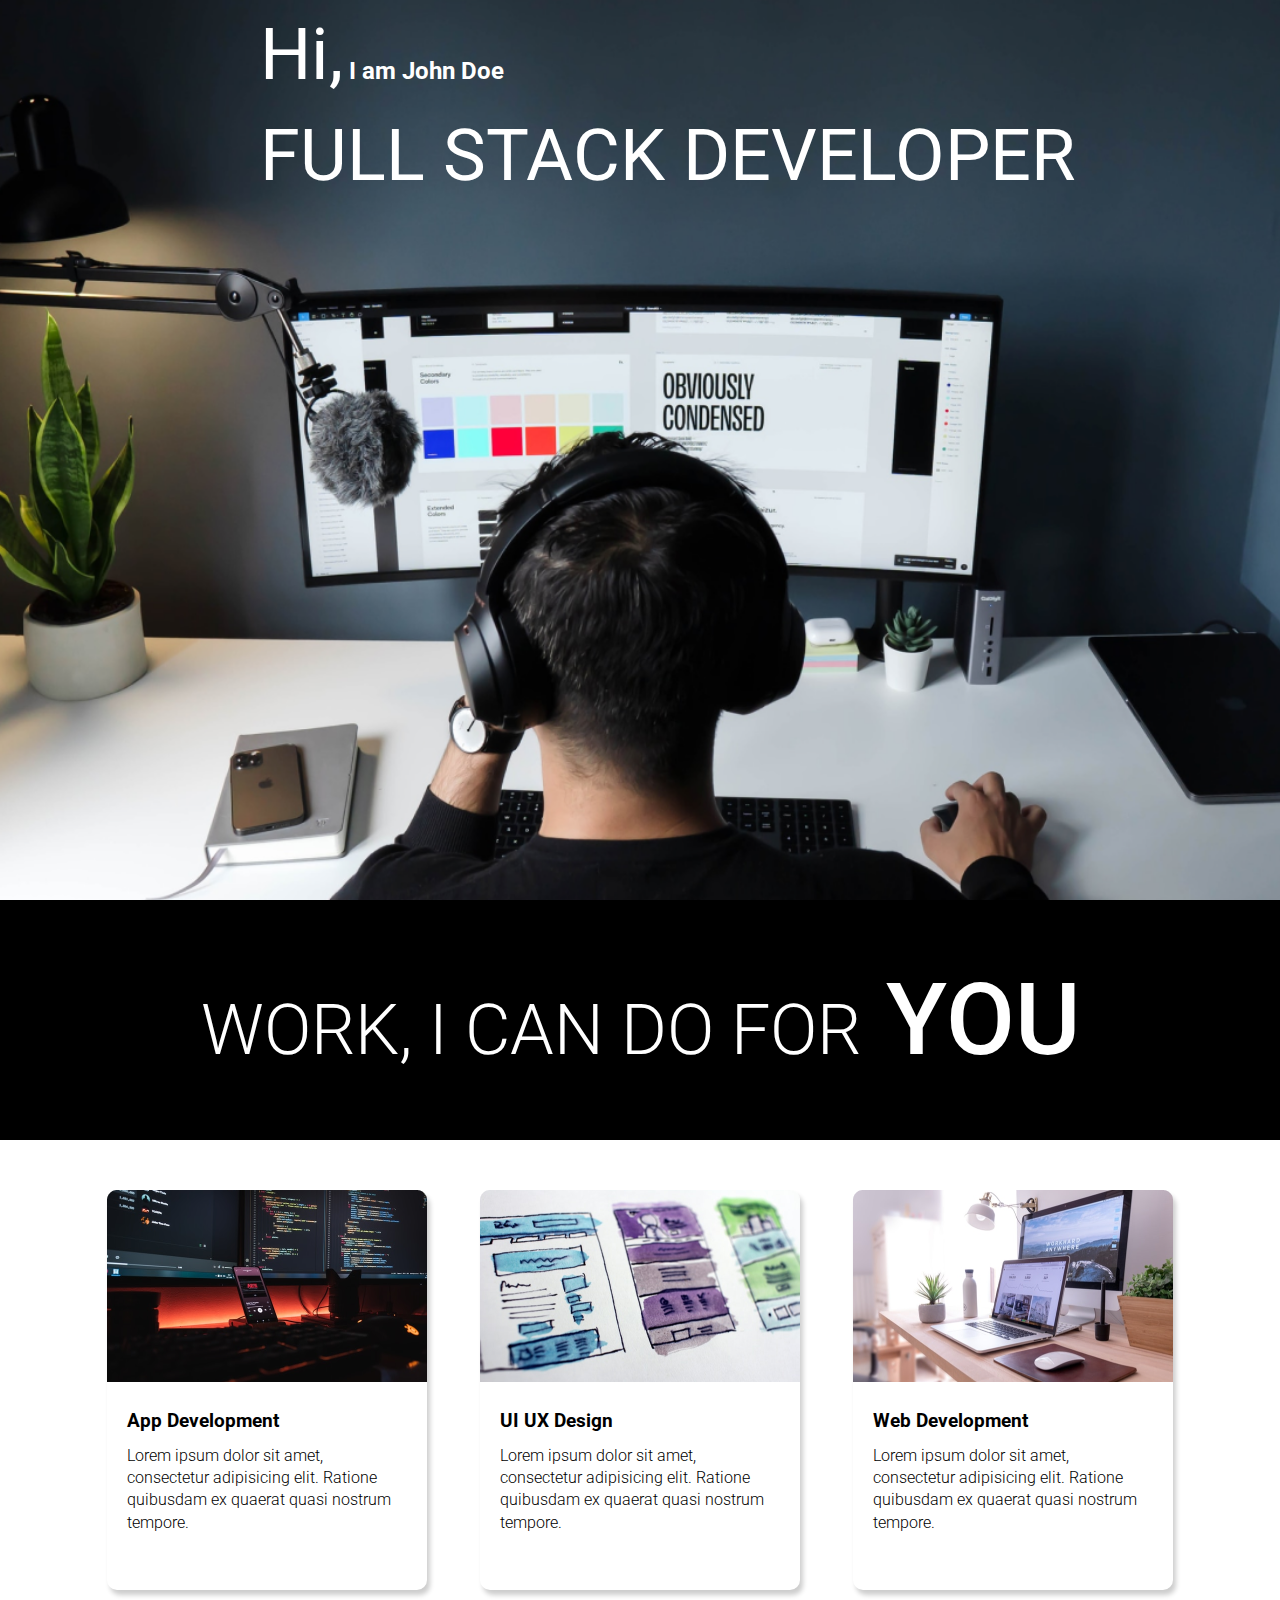
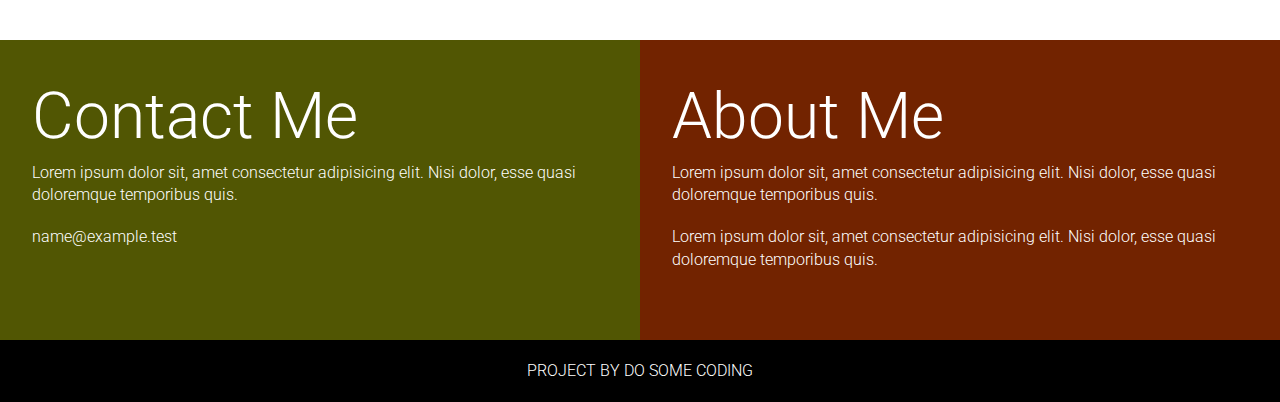
<file: Developer_Page-project 4/index.html>
<!DOCTYPE html>
<html lang="en">
<head>
    <meta charset="UTF-8">
    <meta http-equiv="X-UA-Compatible" content="IE=edge">
    <meta name="viewport" content="width=device-width, initial-scale=1.0">
    <title>DEVELOPER_PAGE</title>
    <link rel="stylesheet" href="style.css">
</head>
<body>
    <section class="hero_section">
        <div class="text_container">
          <h2><span class="lg_text">Hi,</span> I am John Doe</h2>
          <h1 class="lg_text">FULL STACK DEVELOPER</h1>
        </div>
    </section>
    <section class="black_box">
        <h2>WORK, I CAN DO FOR<span> YOU </span>  </h2>
    </section>
    <section class="work">
        <div class="grid_item">
            <div class="card">
                <div class="image_container">
                    <img src="images/img2.png" alt="app development"/>
                </div>
                <div class="card_content">
                    <h3>App Development</h3>
                    <p>
                        Lorem ipsum dolor sit amet, consectetur adipisicing elit. Ratione
                        quibusdam ex quaerat quasi nostrum tempore.
                    </p>
                </div>
            </div>
        </div>
        <div class="grid_item">
            <div class="card">
                <div class="image_container">
                    <img src="images/img3.png" alt="UI UX  design"/>
                </div>
                <div class="card_content">
                    <h3>UI UX Design</h3>
                    <p>
                        Lorem ipsum dolor sit amet, consectetur adipisicing elit. Ratione
                        quibusdam ex quaerat quasi nostrum tempore.
                    </p>
                </div>
            </div>
        </div>
        <div class="grid_item">
            <div class="card">
                <div class="image_container">
                    <img src="images/img4.png" alt="web development"/>
                </div>
                <div class="card_content">
                    <h3>Web Development</h3>
                    <p>
                        Lorem ipsum dolor sit amet, consectetur adipisicing elit. Ratione
                        quibusdam ex quaerat quasi nostrum tempore.
                    </p>
                </div>
            </div>
        </div>
    </section>
    <section class="bottom_section">
        <div class="contact">
          <h2>Contact Me</h2>
          <p>
            Lorem ipsum dolor sit, amet consectetur adipisicing elit. Nisi dolor,
            esse quasi doloremque temporibus quis.
          </p>
          <p>name@example.test</p>
        </div>
        <div class="about">
          <h2>About Me</h2>
  
          <p>
            Lorem ipsum dolor sit, amet consectetur adipisicing elit. Nisi dolor,
            esse quasi doloremque temporibus quis.
          </p>
          <p>
            Lorem ipsum dolor sit, amet consectetur adipisicing elit. Nisi dolor,
            esse quasi doloremque temporibus quis.
          </p>
        </div>
      </section>
      <footer>Project By do some coding</footer>
    </body>
  </html>
</body>
</html>
</file>
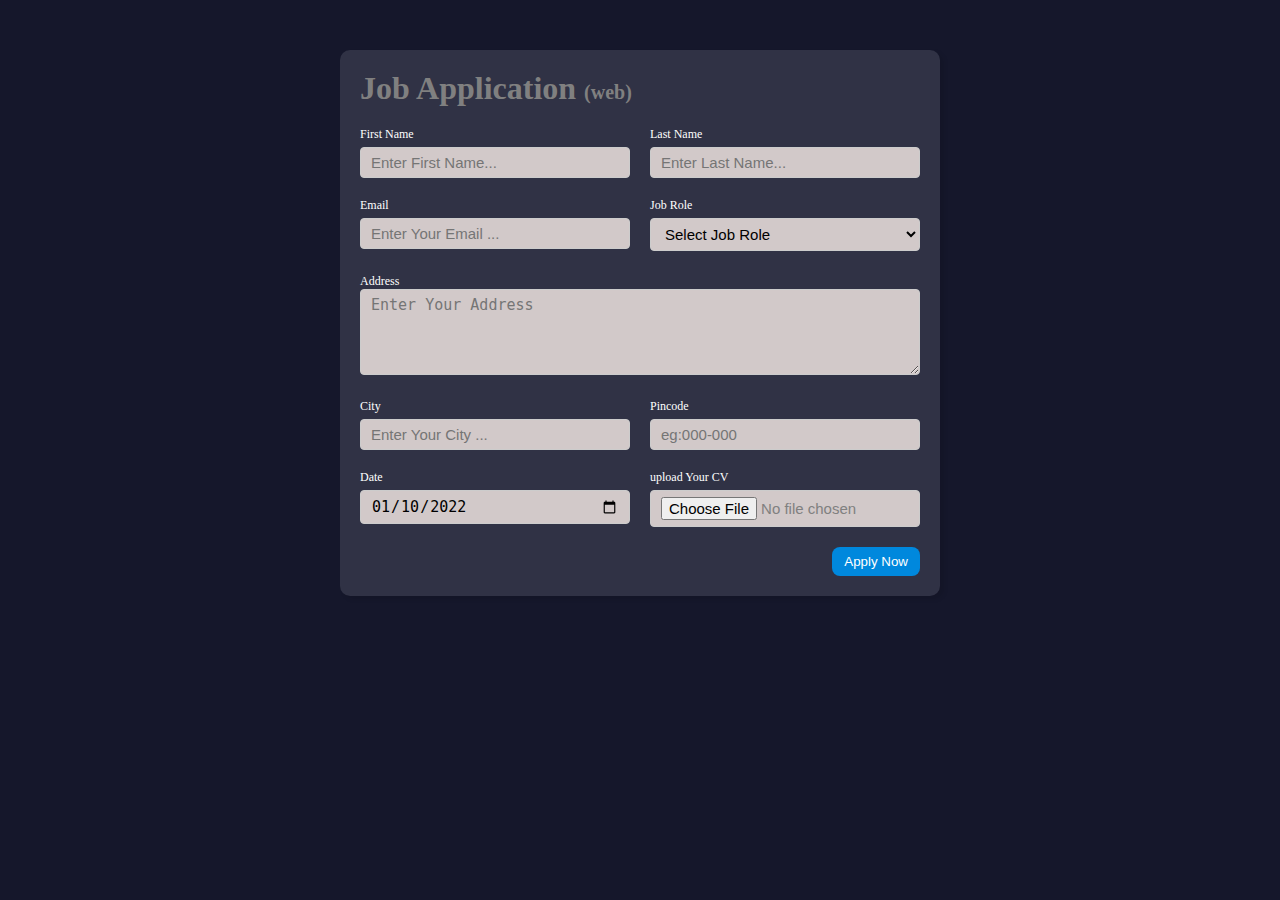
<file: Job Application website -project 2/index.html>
<!DOCTYPE html>
<html lang="en">
<head>
    <meta charset="UTF-8">
    <meta http-equiv="X-UA-Compatible" content="IE=edge">
    <meta name="viewport" content="width=device-width, initial-scale=1.0">
    <title>Job Application Form</title>
    <link rel="stylesheet" href="style.css">
</head>
<body>
    <div class="container">
        <div class="apply_box">
            <h1>Job Application <span class="title_small">(web)</span></h1>
            <form action="">
                <div class="form_container">
                    <div class="form_control">
                        <label for="first_name"> First Name</label>
                        <input 
                        type="text"
                        id="first_name"
                        name="first_name"
                        placeholder="Enter First Name..."
                        >
                    </div>
                    <div class="form_control">
                        <label for="last_name"> Last Name</label>
                        <input 
                        type="text"
                        id="last_name"
                        name="last_name"
                        placeholder="Enter Last Name..."
                        >
                    </div>
                    <div class="form_control">
                        <label for="email"> Email</label>
                        <input 
                        type="email"
                        id="email"
                        name="email"
                        placeholder="Enter Your Email ..."
                        >
                    </div>
                    <div class="form_control">
                        <label for="job_role"> Job Role</label>
                        <select name="job_role" id="job_role">
                            <option value="">Select Job Role</option>
                            <option value="frontend">Frontend Developer</option>
                            <option value="backend">Backend Developer</option>
                            <option value="full_stack">Full Stack Developer</option>
                            <option value="ui_ux">UI UX Designer</option>
                        </select>
                    </div>
                    <div class="textarea_control">
                        <label for="address">Address</label>
                        <textarea name="address" id="address" cols="50" rows="4" placeholder="Enter Your Address"></textarea>
                    </div>
                    <div class="form_control">
                        <label for="city"> City</label>
                        <input 
                        id="city"
                        name="city"
                        placeholder="Enter Your City ..."
                        >
                    </div>
                    <div class="form_control">
                        <label for="pincode"> Pincode</label>
                        <input 
                        type="number"
                        id="pincode"
                        name="pincode"
                        placeholder="eg:000-000"
                        >
                    </div>
                    <div class="form_control">
                        <label for="date"> Date</label>
                        <input 
                        id="date"
                        name="date"
                        type="date"
                        value="2022-01-10"
                        >
                    </div>
                    <div class="form_control">
                        <label for="upload"> upload Your CV</label>
                        <input 
                        id="upload"
                        name="upload"
                        type="file"
                       
                        >
                    </div>
                </div>
                <div class="button_container">
                    <button type="submit">Apply Now</button>
                </div>
            </form>
        </div>
       
    </div>
</body>
</html>
</file>
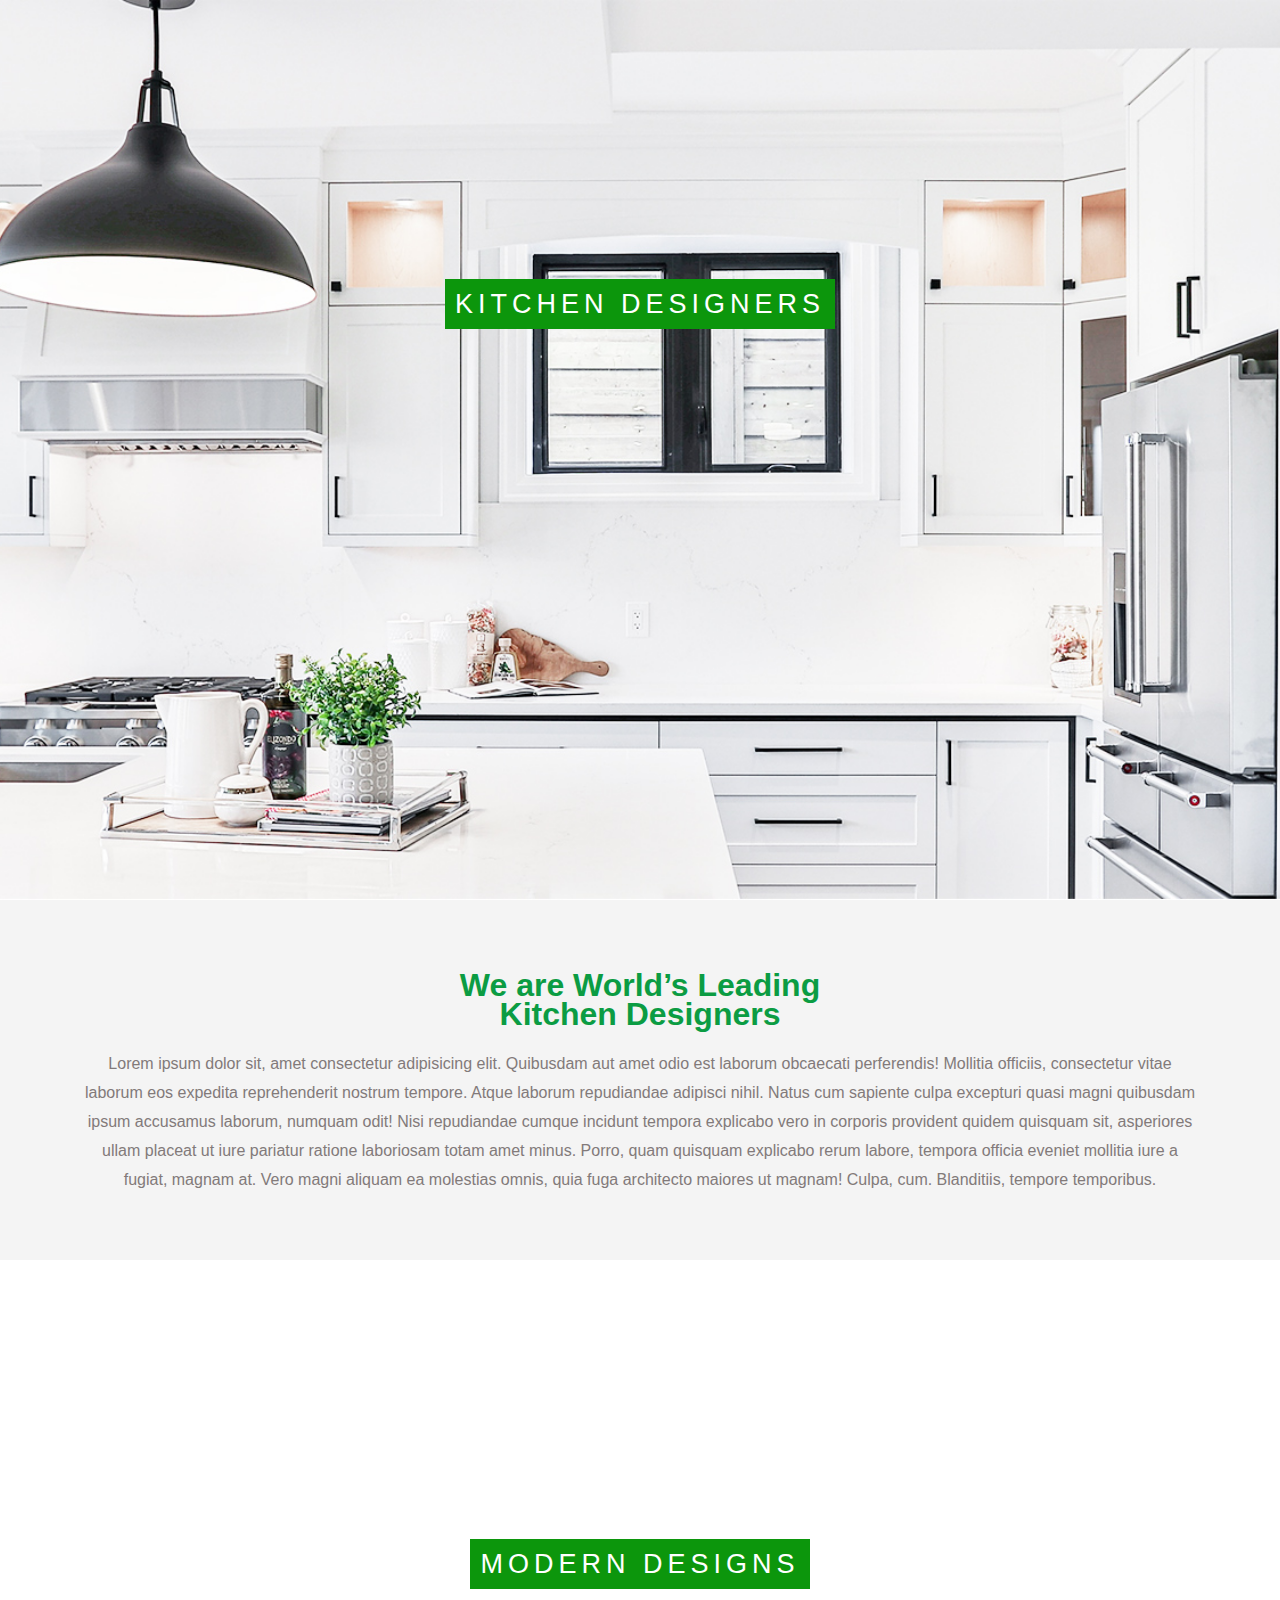
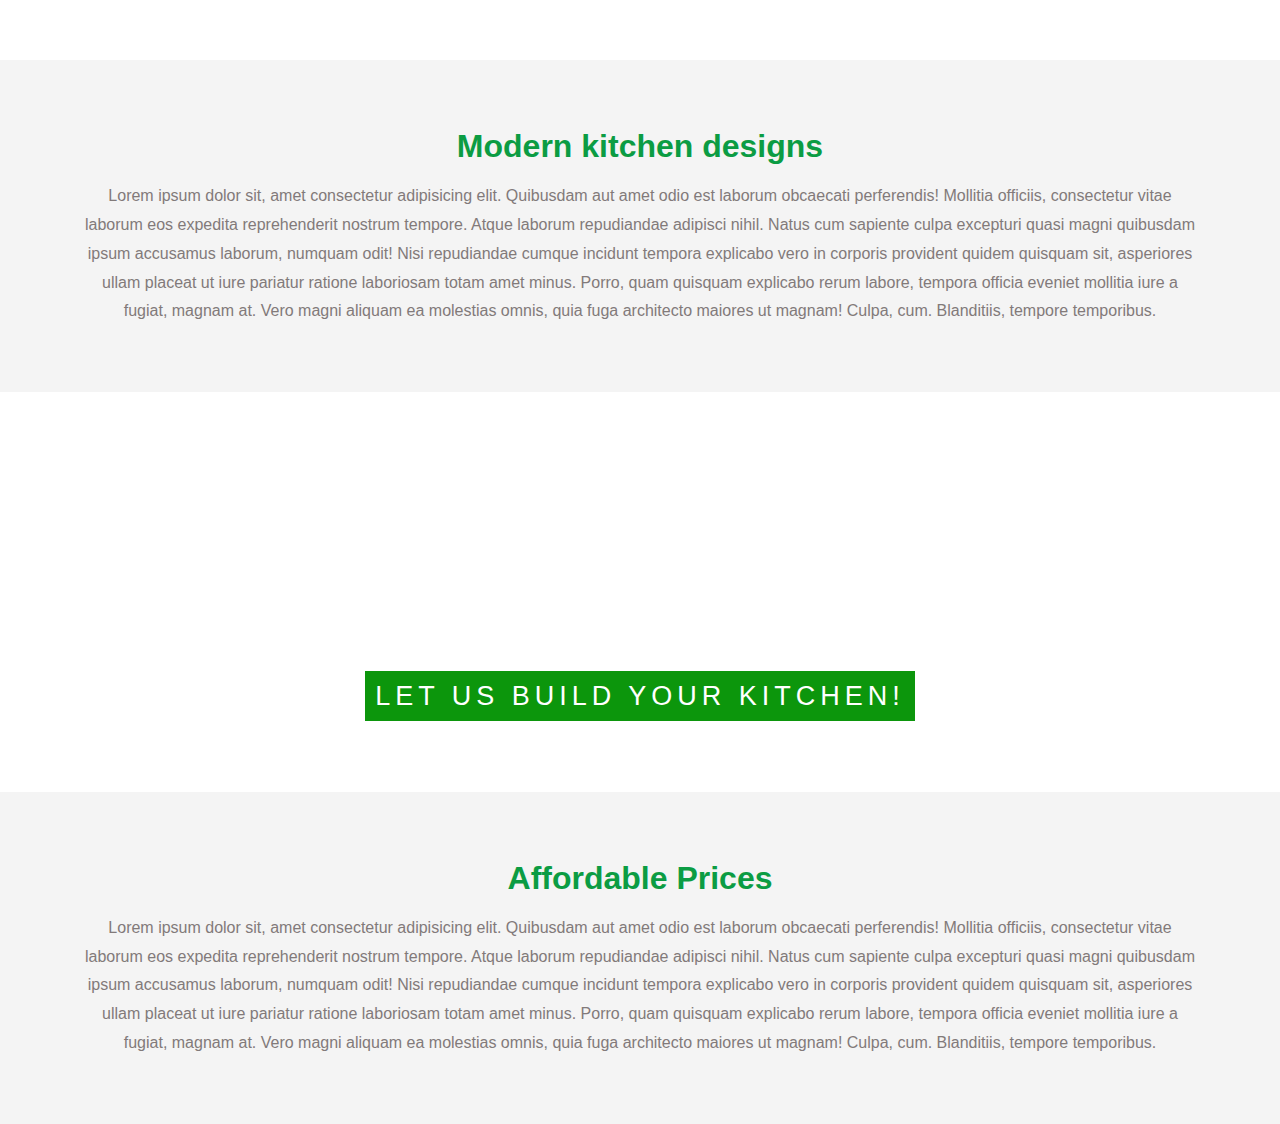
<file: Parallax_Website -project 3/index.html>
<!DOCTYPE html>
<html lang="en">
<head>
    <meta charset="UTF-8">
    <meta http-equiv="X-UA-Compatible" content="IE=edge">
    <meta name="viewport" content="width=device-width, initial-scale=1.0">
    <title>Parallax-Website</title>
    <link rel="stylesheet" href="style.css">
</head>
<body>
    <section class="aimg1">
        <div class="atext">
            <span class="textbg">Kitchen Designers</span>
        </div>
    </section>
    <section class=" section section_1">
        <h1>We are World’s Leading<br>Kitchen Designers</h1>
        <p>
            Lorem ipsum dolor sit, amet consectetur adipisicing elit. Quibusdam aut
            amet odio est laborum obcaecati perferendis! Mollitia officiis,
            consectetur vitae laborum eos expedita reprehenderit nostrum tempore.
            Atque laborum repudiandae adipisci nihil. Natus cum sapiente culpa
            excepturi quasi magni quibusdam ipsum accusamus laborum, numquam odit!
            Nisi repudiandae cumque incidunt tempora explicabo vero in corporis
            provident quidem quisquam sit, asperiores ullam placeat ut iure pariatur
            ratione laboriosam totam amet minus. Porro, quam quisquam explicabo
            rerum labore, tempora officia eveniet mollitia iure a fugiat, magnam at.
            Vero magni aliquam ea molestias omnis, quia fuga architecto maiores ut
            magnam! Culpa, cum. Blanditiis, tempore temporibus.
        </p>

        </section>
        <section class="aimg2">
            <div class="atext2">
                <span class="textbg">Modern Designs</span>
            </div>
        </section>
        
        <section class="section section_1">
            <h1>Modern kitchen designs</h1>
            <p>
                Lorem ipsum dolor sit, amet consectetur adipisicing elit. Quibusdam aut
                amet odio est laborum obcaecati perferendis! Mollitia officiis,
                consectetur vitae laborum eos expedita reprehenderit nostrum tempore.
                Atque laborum repudiandae adipisci nihil. Natus cum sapiente culpa
                excepturi quasi magni quibusdam ipsum accusamus laborum, numquam odit!
                Nisi repudiandae cumque incidunt tempora explicabo vero in corporis
                provident quidem quisquam sit, asperiores ullam placeat ut iure pariatur
                ratione laboriosam totam amet minus. Porro, quam quisquam explicabo
                rerum labore, tempora officia eveniet mollitia iure a fugiat, magnam at.
                Vero magni aliquam ea molestias omnis, quia fuga architecto maiores ut
                magnam! Culpa, cum. Blanditiis, tempore temporibus.
            </p>
        </section>
        <section class="aimg3">
            <div class="atext3">
                <span class="textbg"> Let us build your kitchen!</span>

            </div>
        </section>
        <section class="section section_1">
            <h1>Affordable Prices</h1>
            <p>
                Lorem ipsum dolor sit, amet consectetur adipisicing elit. Quibusdam aut
                amet odio est laborum obcaecati perferendis! Mollitia officiis,
                consectetur vitae laborum eos expedita reprehenderit nostrum tempore.
                Atque laborum repudiandae adipisci nihil. Natus cum sapiente culpa
                excepturi quasi magni quibusdam ipsum accusamus laborum, numquam odit!
                Nisi repudiandae cumque incidunt tempora explicabo vero in corporis
                provident quidem quisquam sit, asperiores ullam placeat ut iure pariatur
                ratione laboriosam totam amet minus. Porro, quam quisquam explicabo
                rerum labore, tempora officia eveniet mollitia iure a fugiat, magnam at.
                Vero magni aliquam ea molestias omnis, quia fuga architecto maiores ut
                magnam! Culpa, cum. Blanditiis, tempore temporibus.
            </p>
        </section>
        
</body>
</html>
</file>
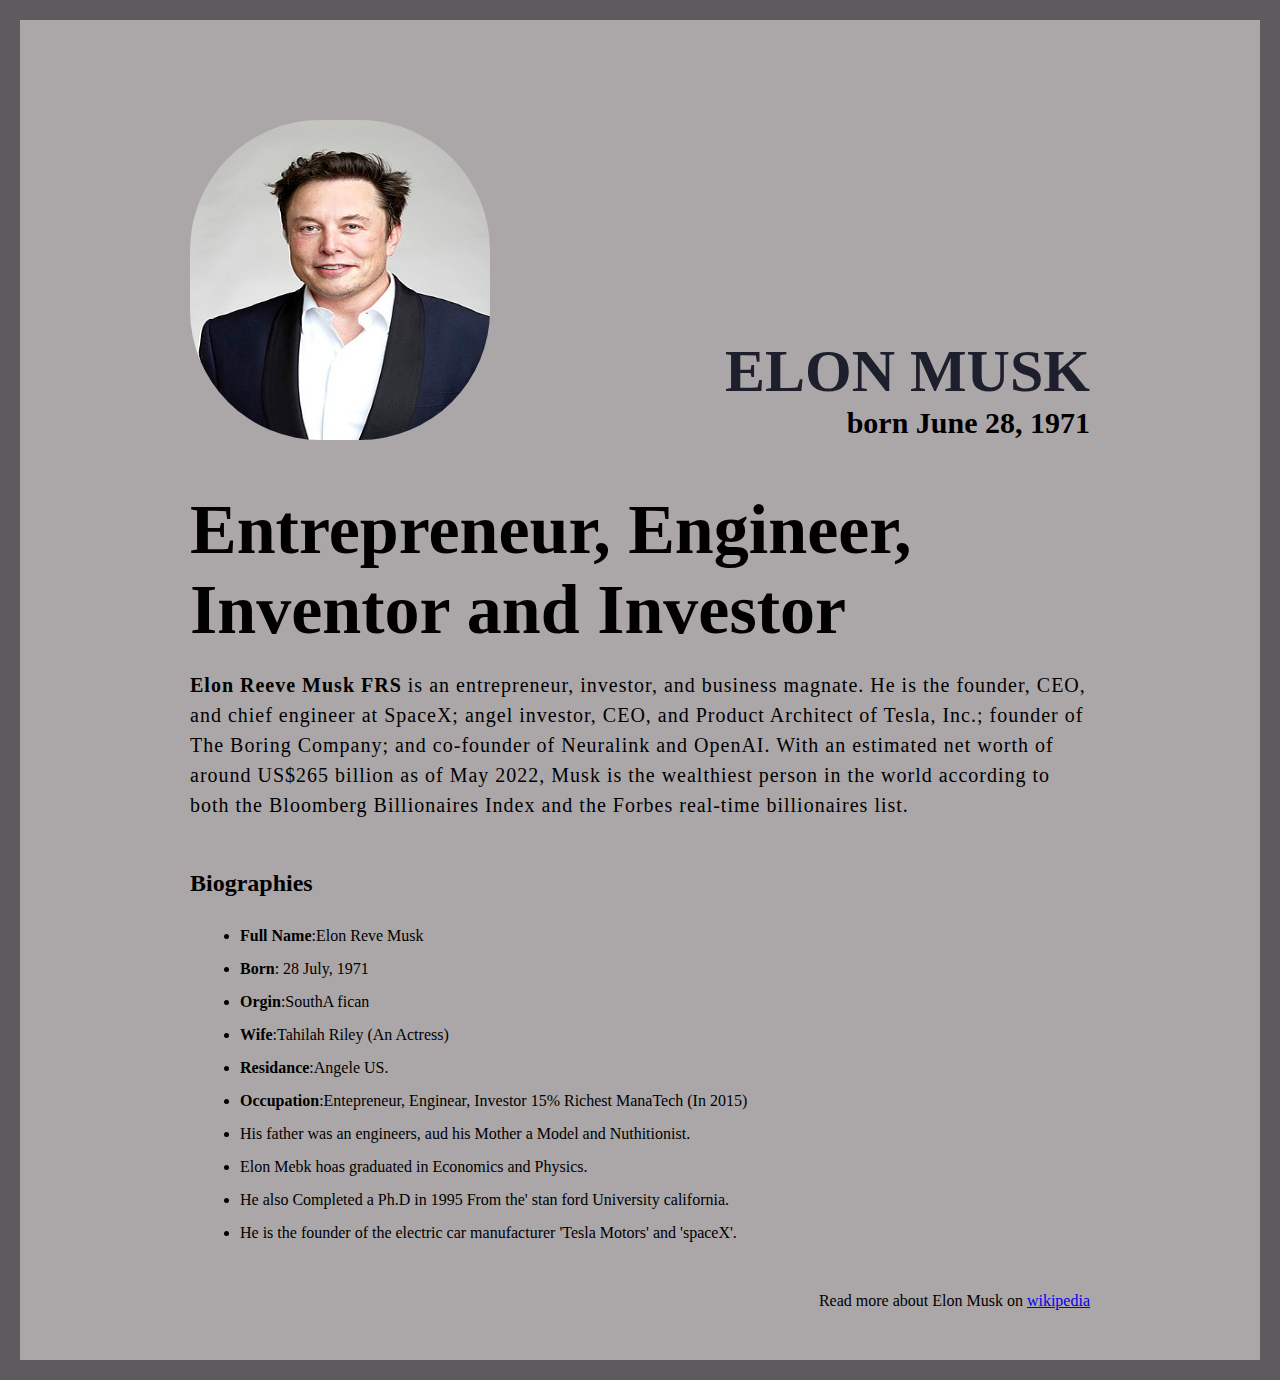
<file: The Tribute Website - Project 1/index.html>
<!DOCTYPE html>
<html lang="en">
<head>
    <meta charset="UTF-8">
    <meta http-equiv="X-UA-Compatible"content="IE=edge">
    <meta name="viewport" content="width=device-width,initial-scale=1.0">
    <title>The Tribute Website|Elon Musk </title>
    <link rel="stylesheet" href="style.css">
</head>
<body>
    <div class="container">
        <div class="content">
            <section class="top_section">
                <div class="image_container">
                    <img src="Elon_Musk.jpg" alt="Elon_Musk">
                </div>
                <div>
                    <h1>Elon Musk</h1>
                    <h4>born June 28, 1971</h4>
                </div>

            </section>
            <section class="about_section">
                <h2>Entrepreneur, Engineer, Inventor and Investor</h2>
                <p><b>Elon Reeve Musk FRS </b>is an entrepreneur, investor, and business magnate. He is the founder, CEO, and chief engineer at SpaceX; angel investor, CEO, and Product Architect of Tesla, Inc.; founder of The Boring Company; and co-founder of Neuralink and OpenAI. With an estimated net worth of around US$265 billion as of May 2022, Musk is the wealthiest person in the world according to both the Bloomberg Billionaires Index and the Forbes real-time billionaires list.</p>
            </section>
            <section class="biography_section">
                <h2>Biographies</h2>
                <ul>
                    <li><b>Full Name</b>:Elon Reve Musk</li>
                    <li><b>Born</b>: 28 July, 1971</li>
                    <li><b>Orgin</b>:SouthA fican</li>
                    <li><b>Wife</b>:Tahilah Riley (An Actress)</li>
                    <li><b>Residance</b>:Angele US.</li>
                    <li><b>Occupation</b>:Entepreneur, Enginear, Investor
                        15% Richest ManaTech (In 2015)</li>
                    <li>His father was an engineers, aud
                        his Mother a Model and Nuthitionist.</li>
                    <li>Elon Mebk hoas graduated in Economics
                        and Physics.
                        </li>
                    <li>He also Completed a Ph.D in 1995
                        From the' stan ford University
                         california.
                                    </li>
                    <li>He is the founder of the electric
                        car manufacturer 'Tesla Motors'
                         and 'spaceX'.
                        </li>


                    
                </ul>
            </section>
            <footer>
              <p>Read more about Elon Musk on
              <a href="https://en.wikipedia.org/wiki/Elon_Musk">wikipedia</a></p>
            </footer>
        </div>
    </div>
</body>
</html>
</file>
<file: Developer_Page-project 4/style.css>
@import url("https://fonts.googleapis.com/css2?family=Roboto:ital,wght@0,100;0,300;0,400;0,500;0,700;0,900;1,100;1,300;1,400;1,500;1,700;1,900&display=swap");
*{
    margin: 0;
    padding: 0;
    box-sizing: border-box;
}
html,body{
    line-height: 1.4;
    font-weight: 300;
    font-family: "Roboto", sans-serif;
}
.hero_section {
    background-image: url(images/img1.png);
    min-height: 100vh;
    background-position: center;
    background-size: cover;
    background-repeat: no-repeat;
  }
  .text_container {
    color: white;
    max-width: 900px;
    margin: 0 auto;
    padding-top: 5px;
    padding-left: 70px;
  }
  .lg_text {
    font-size: 72px;
    font-weight: 400;
  }
  .black_box{
      background-color: #000;
      padding: 50px;
  }
  .black_box h2{
      color: white;
      text-align: center;
      font-size: 70px;
      font-weight: 300;
  }
  .black_box span{
      font-size: 100px;
      font-weight: 500;
  }
  .work{
      display: grid;
      gap: 20px;
      grid-template-columns: repeat(auto-fit, minmax(320px, 1fr));
      max-width: 1100px;
      margin:50px auto
  }
  .grid_item{
      display: flex;
      justify-content: center;
      align-items: center;
  }
  .card {
    max-width: 320px;
    height: 400px;
    border-radius: 10px;
    box-shadow: 3px 5px 5px rgba(1, 1, 1, 0.2);
    transition: 0.2s ease-in-out;
  }
  .card:hover {
    transform: scale(1.04);
    box-shadow: 3px 5px 5px rgba(1, 1, 1, 0.3);
    transition: 0.2s ease-in-out;
  }
  .card_content {
    padding: 20px;
  }
  .card_content h3 {
    margin-bottom: 10px;
  }
  .bottom_section {
    display: flex;
  }
  .contact {
    background-color: #515603;
  }
  .about {
    background-color: #722300;
  }
  .contact,
.about {
  min-height: 300px;
  padding: 32px;
  color: white;
}
.about h2,
.contact h2 {
  font-size: 64px;
  font-weight: 300;
}
.about p,
.contact p {
  margin-bottom: 20px;
}
footer {
    text-align: center;
    text-transform: uppercase;
    background-color: #000;
    padding: 20px;
    color: white;
  }
  @media (max-width: 786px) {
    .hero_section {
      min-height: 50vh;
    }
    .text_container {
      padding: 10px 0;
      text-align: center;
    }
    .lg_text {
      font-size: 32px;
    }
    .black_box h2 {
      font-size: 24px;
    }
    .black_box h2 span {
      font-weight: 400;
      font-size: 32px;
    }
    .bottom_section {
      flex-direction: column;
    }
    h1 {
      font-size: 32px;
    }
    .about h2,
    .contact h2 {
      font-size: 32px;
    }
  }
</file>
<file: Job Application website -project 2/style.css>
* {
  margin: 0;
  padding: 0;
  box-sizing: border-box;
}

body {
  background-color: #15172b;
}
.container {
  max-width: 900px;
  margin: 0 auto;
}

.apply_box {
  max-width: 600px;
  padding: 20px;
  background-color: #303245;
  margin: 0 auto;
  margin-top: 50px;
  box-shadow: 4px 3px 5px rgba(1, 1, 1, 0.1);
  border-radius: 10px;
  color: gray;
}

.title_small {
  font-size: 20px;
}

.form_container {
  margin-top: 20px;
  display: grid;
  grid-template-columns: repeat(auto-fit, minmax(200px, 1fr));
  gap: 20px;
}
.form_control {
  display: flex;
  flex-direction: column;
}

label {
  font-size: 12px;
  margin-bottom: 5px;
  color: white;
  
}

input,
select,
textarea {
  padding: 6px 10px;
  border: 1px solid #ccc;
  border-radius: 4px;
  font-size: 15px;
  background-color:rgb(210, 201, 201) ;
  
}

input:focus {
  outline-color: rgb(174, 144, 144);
}
select:focus {
  outline-color: rgb(174, 144, 144);
}
textarea:focus {
  outline-color: rgb(174, 144, 144);
}
.button_container {
  display: flex;

  justify-content: flex-end;
  margin-top: 20px;
}
button {
  background-color:  #08d;
  border: transparent solid 2px;
  padding: 5px 10px;
  color: white;
  border-radius: 8px;
  transition: 0.3s ease-in;
}
button:hover {
  background-color:#06b;
  border: 2px solid rgb(1, 85, 154);
  color: rgb(142, 133, 133);
  transition: 0.3s ease-out;
  cursor: pointer;
}
.textarea_control {
  grid-column: 1 / span 2;
}
.textarea_control textarea {
  width: 100%;
}

@media (max-width: 460px) {
  .textarea_control {
    grid-column: 1 / span 1;
  }
} ;
</file>
<file: Parallax_Website -project 3/style.css>
html,body{
    height: 100%;
    margin: 0;
    font-size: 16px;
    font-family: "Lato",sans-serif ;
    font-weight: 400;
    line-height: 1.8em;
    color: white;

}
.aimg1{
    background-image:url(images/img1.jpg);
    min-height: 100%;
}
.aimg2{
    background-image: url(images/img2.jpg);
    min-height: 400px;
}
.aimg3{
    background-image: url(images/img3.jpg);
    min-height: 400px;
}
.aimg1,
.aimg2,
.aimg3{
    position: relative;
    background-position: center;
    background-size: cover;
    background-repeat: no-repeat;
    background-attachment: fixed;

}

.atext,
.atext2,
.atext3{
    margin-top: 240px;
    position: absolute;
    top: 50px;
    width: 100%;
    text-align: center;
    font-size: 27px;
    letter-spacing: 5px;
    text-transform: uppercase;
}
.textbg{
    background-color: rgb(12, 150, 12);
    padding: 10px;
    color: #fff;

}
.section{
    padding: 50px 80px;
    text-align: center;
}
.section_1{
    background-color:#f4f4f4 ;
    color: rgb(130, 122, 122);
}
.section_1 h1{
   color: rgb(11, 156, 67);
}
</file>
<file: The Tribute Website - Project 1/style.css>
*{
    margin: 0;
    padding: 0;
    box-sizing: border-box;
}

.container{
    background-color:#aba7a9;
    min-height: 150vh;
    border:solid #5f5a5d 20px;

}
.content{
    margin: auto;
    max-width: 900px;
}

.top_section{
    margin-top: 100px;
    display: flex;
    justify-content: space-between;
    align-items: flex-end;
    
}

.top_section h1{
    
    font-size: 60px;
    font-weight: bold;
    color: #1d1f2c;
    text-transform: uppercase;
}
.top_section h4{
    text-align: end;
    font-size: 30px;
}
.image_container{
    border-radius: 130px;
    overflow: hidden;
}
.image_container,img {
    width: 300px;
    height: 320px;
}
.about_section{
    margin-top: 50px;
}
.about_section h2{
    font-size:70px ;
    font-weight:  400px;;
    margin-bottom:  20px; 
}
.about_section p{
    font-size: 20px;
    line-height: 30px;
    letter-spacing: 1px;

}
.biography_section{
    margin-top: 50px;
    margin-bottom: 50px;
}
.biography_section h2{
    margin-bottom: 30px;
}
.biography_section ul{
   
    margin-left: 50px;
}
.biography_section li{
    margin-bottom: 15px;
}
footer{
    margin-top: 50px;
    margin-bottom: 50px;
}
footer p{
    text-align: end;
}
</file>
